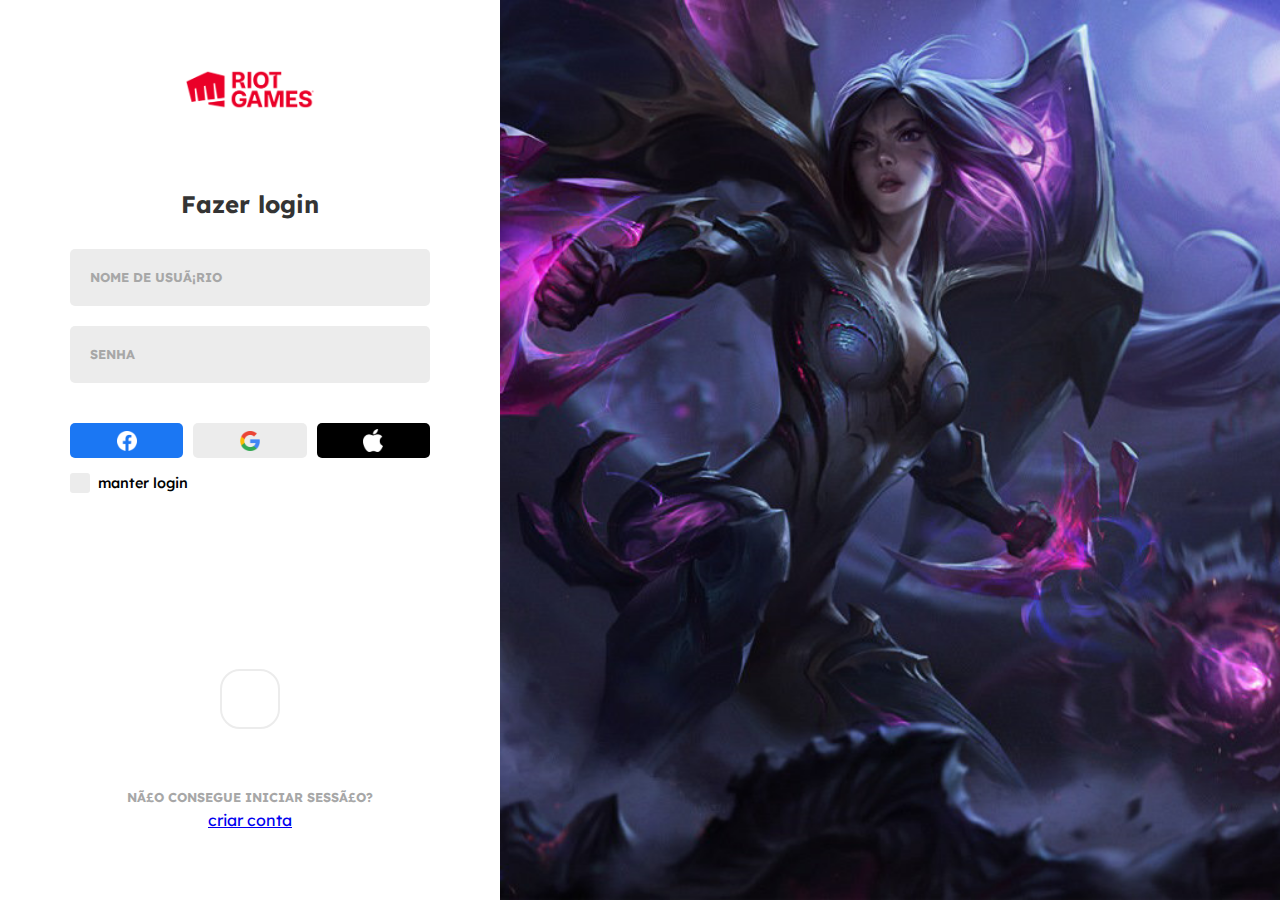
<file: clienteLOL/index.html>
<!DOCTYPE html>
<html lang="pt-br">
<head>
    <meta charset="UTF">
    <meta name="vienport" content="width=device-width, initial-scale=1.0">

    <link rel="stylesheet" href="./style.css">

    <script src="./script.js" defer></script>

    <title>Riot Games</title>
</head>
<body>
    <main>
        <section class="login">
            <div class="wrapper">
                <img src="./images/logo.png" class="login_logo" alt="logo Riot Games">

                <h1 class="login_title">Fazer login</h1>

                <label class="login_label">
                    <span>nome de usuário</span>
                    <input type="text" name="username" class="input">
                </label>

                <label class="login_label">
                    <span>senha</span>
                    <input type="password" name="password" class="input">
                </label>

                <div class="login_icons">
                    <button type="button" class="icons_button">
                        <img src="./images/facebook-icon.png" alt="facebook">
                    </button>

                    <button type="button" class="icons_button">
                        <img src="./images/google-icon.png" alt="google">
                    </button>

                    <button type="button" class="icons_button">
                        <img src="./images/apple-icon.png" alt="apple">
                    </button>
                </div>

                <label class="login_label_checkbox">
                    <input type="checkbox" class="input_checkbox">
                    manter login
                </label>
            </div>

            <div class="wrapper">
                <button type="button" class="login_button" disabled>
                    <svg>
                        <path d="M438.6 278.6l-160 160C272.4 444.9 264.2 448 256 448s-16.38-3.125-22.62-9.375c-12.5-12.5-12.5-32.75 0-45.25L338.8 288H32C14.33 288 .0016 273.7 .0016 256S14.33 224 32 224h306.8l-105.4-105.4c-12.5-12.5-12.5-32.75 0-45.25s32.75-12.5 45.25 0l160 160C451.1 245.9 451.1 266.1 438.6 278.6z"/>
                    </svg>
                </button>

                <a href="#" class="login_link">não consegue iniciar sessão?</a>
                <a href="#">criar conta</a>
            </div>
        </section>

        <section class="wallpaper"></section>
    </main>
</body>
</html>
</file>
<file: clienteLOL/style.css>
@import url('https://fonts.googleapis.com/css2?family=Lexend+Deca:wght@300;400;500;600;700&display=swap');

*{
  margin: 0;
  padding: 0;
  box-sizing: border-box;
  font-family: 'Lexend Deca', sans-serif;
}

:root{
  --white: #FFF;
  --whitesmoke: #F9F9F9;
  --light-grey: #ECECEC;
  --grey: #C4C4C4;
  --medium-grey: #A7A7A7;
  --deep-grey: #343434;
  --black: #000000;
  --blue: #1B77F3;
  --red: #CF3C3F;
}

main{
  display: flex;
}

.login{
  display: flex;
  flex-direction: column;
  align-items: center;
  justify-content: space-between;
  width: 100%;
  max-width: 500px;
  min-height: 100vh;
  padding: clamp(35px, 8%, 70px);
}

.wrapper{
    width: 100%;
    display: flex;
    flex-direction: column;
    align-items: center;
    justify-content: center;
}

.login_logo{
    width: 130px;
    margin-bottom: 80px;
}

.login_title{
    color: var(--deep-grey);
    font-size: 1.5em;
    margin-bottom: 30px;
}

.login_label{
    display: block;
    margin-bottom: 20px;
    width: 100%;
}

.input{
    width: 100%;
    background-color: var(--light-grey);
    border: 2px solid rgba(0, 0, 0, 0);
    border-radius: 5px;
    outline: none;
    font-size: 0.9em;
    padding: 25px 10px 10px;
    font-weight: 600;
    color: var(--deep-grey);
}

.login_label span{
    position: absolute;
    font-size: 0.8em;
    font-weight: 700;
    text-transform: uppercase;
    color: var(--medium-grey);
    margin: 20px;
    cursor: text;
    transition: all 200ms ease;
}

.input:focus{
    background-color: var(--whitesmoke);
    border: 2px solid var(--deep-grey);
}

.login_label .span-active{
    font-size: 0.7em;
    margin: 8px 10px;
}

.login_icons{
    display: flex;
    gap: 10px;
    width: 100%;
    margin-top: 20px;
}

.login_icons img{
    width: 20px;
}

.icons_button{
    width: 33.33%;
    display: flex;
    align-items: center;
    justify-content: center;
    height: 35px;
    border-radius: 5px;
    cursor: pointer;
    border: none;
}

.login_icons .icons_button:nth-child(1){
    background-color: var(--blue);
}

.login_icons .icons_button:nth-child(2){
    background-color: var(--light-grey);
}

.login_icons .icons_button:nth-child(3){
    background-color: var(--black);
}

.login_label_checkbox{
    width: 100%;
    margin: 15px 0 50px;
    font-size: 0.9em;
    font-weight: 500;
    display: flex;
    align-items: center;
}

.input_checkbox{
    appearance: none;
    width: 20px;
    height: 20px;
    background-color: var(--light-grey);
    margin-right: 8px;
    border-radius: 3px;
}

.input_checkbox:checked{
    background-color: var(--red);
}

.input_checkbox:checked::after{
    content: "";
    display: block;
    width: 5px;
    height: 10px;
    border: 3px solid white;
    border-width: 0 3px 3px 0;
    transform: rotate(45deg);
    margin: 2px 6px;
}

.login_button{
    width: 60px;
    height: 60px;
    padding: 20px;
    display: flex;
    align-items: center;
    justify-content: center;
    background-color: var(--red);
    border-radius: 20px;
    border: none;
    cursor: pointer;
    margin-bottom: 60px;
}

.login_button svg{
    fill: white;
}

.login_button:disabled{
    cursor: auto;
    background-color: white;
    border: 2px solid var(--light-grey);
}

.login_button:disabled svg{
    fill: var(--grey);
}

.login_link{
    font-size: 0.8em;
    text-decoration: none;
    color: var(--medium-grey);
    text-transform: uppercase;
    margin-bottom: 5px;
    font-weight: 700;
}

.wallpaper{
    width: 100%;
    background-image: url('./images/wallpaper.jpg');
    background-size: cover;
    background-position: center;
    flex: 1;
}
</file>
